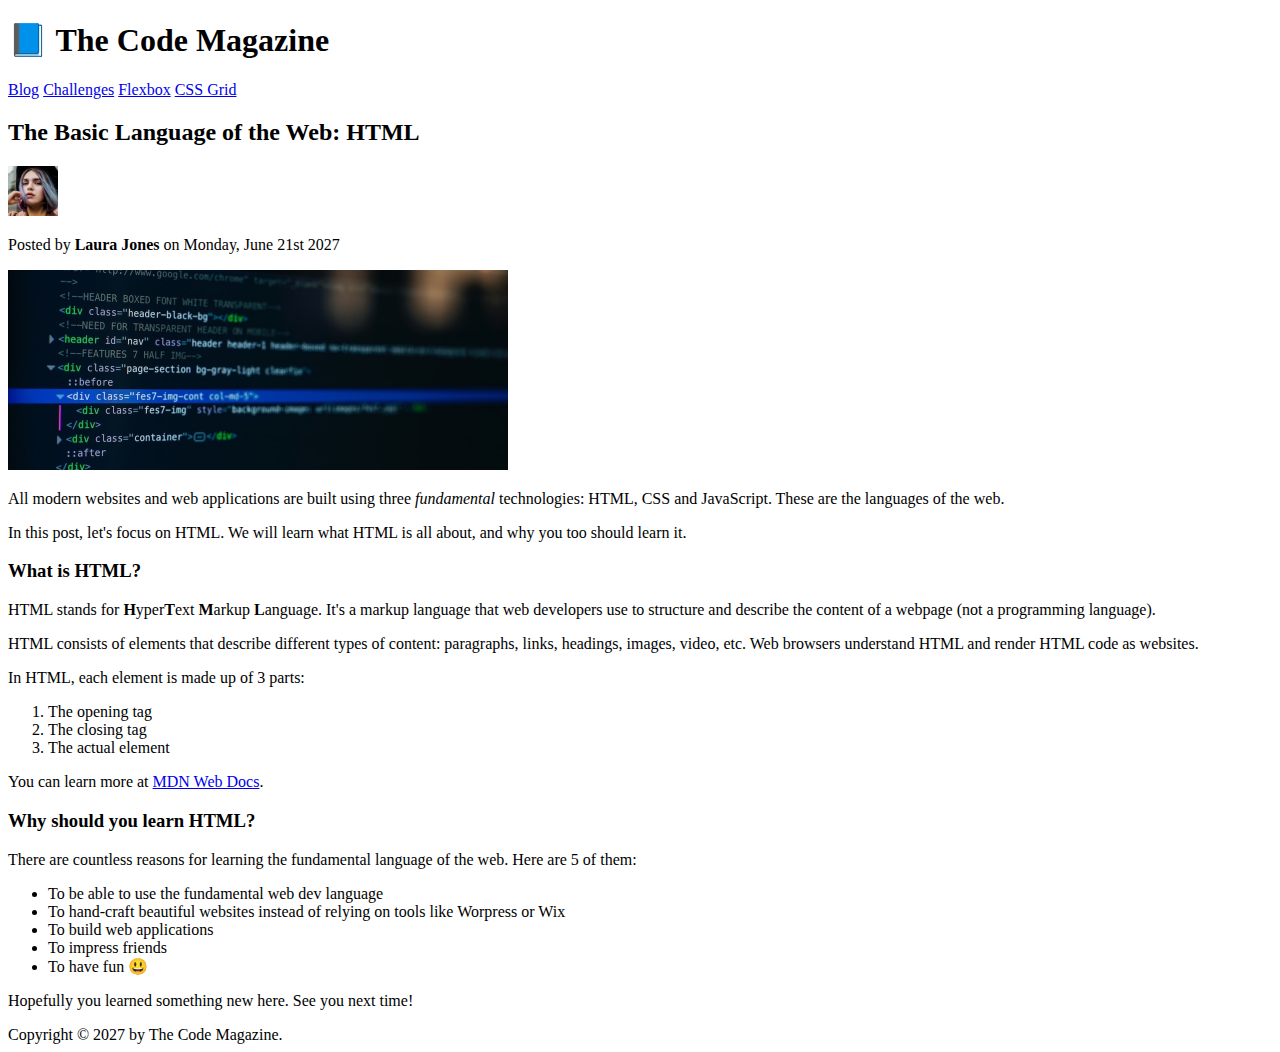
<file: Starter/03-CSS-Fundamentals/index.html>
<!DOCTYPE html>
<html lang="en">

<head>
  <meta charset="UTF-8" />
  <title>The Basic Language of the Web: HTML</title>
</head>

<body>
  <!--
    <h1>The Basic Language of the Web: HTML</h1>
    <h2>The Basic Language of the Web: HTML</h2>
    <h3>The Basic Language of the Web: HTML</h3>
    <h4>The Basic Language of the Web: HTML</h4>
    <h5>The Basic Language of the Web: HTML</h5>
    <h6>The Basic Language of the Web: HTML</h6>
    -->

  <header>
    <h1>📘 The Code Magazine</h1>

    <nav>
      <a href="blog.html">Blog</a>
      <a href="#">Challenges</a>
      <a href="#">Flexbox</a>
      <a href="#">CSS Grid</a>
    </nav>
  </header>

  <article>
    <header>
      <h2>The Basic Language of the Web: HTML</h2>

      <img src="laura-jones.jpg" alt="Headshot of Laura Jones" height="50" width="50" />

      <p>Posted by <strong>Laura Jones</strong> on Monday, June 21st 2027</p>

      <img src="post-img.jpg" alt="HTML code on a screen" width="500" height="200" />
    </header>

    <p>
      All modern websites and web applications are built using three
      <em>fundamental</em>
      technologies: HTML, CSS and JavaScript. These are the languages of the
      web.
    </p>

    <p>
      In this post, let's focus on HTML. We will learn what HTML is all about,
      and why you too should learn it.
    </p>

    <h3>What is HTML?</h3>
    <p>
      HTML stands for <strong>H</strong>yper<strong>T</strong>ext
      <strong>M</strong>arkup <strong>L</strong>anguage. It's a markup
      language that web developers use to structure and describe the content
      of a webpage (not a programming language).
    </p>
    <p>
      HTML consists of elements that describe different types of content:
      paragraphs, links, headings, images, video, etc. Web browsers understand
      HTML and render HTML code as websites.
    </p>
    <p>In HTML, each element is made up of 3 parts:</p>

    <ol>
      <li>The opening tag</li>
      <li>The closing tag</li>
      <li>The actual element</li>
    </ol>

    <p>
      You can learn more at
      <a href="https://developer.mozilla.org/en-US/docs/Web/HTML" target="_blank">MDN Web Docs</a>.
    </p>

    <h3>Why should you learn HTML?</h3>

    <p>
      There are countless reasons for learning the fundamental language of the
      web. Here are 5 of them:
    </p>

    <ul>
      <li>To be able to use the fundamental web dev language</li>
      <li>
        To hand-craft beautiful websites instead of relying on tools like
        Worpress or Wix
      </li>
      <li>To build web applications</li>
      <li>To impress friends</li>
      <li>To have fun 😃</li>
    </ul>

    <p>Hopefully you learned something new here. See you next time!</p>
  </article>

  <footer>Copyright &copy; 2027 by The Code Magazine.</footer>
</body>

</html>
</file>
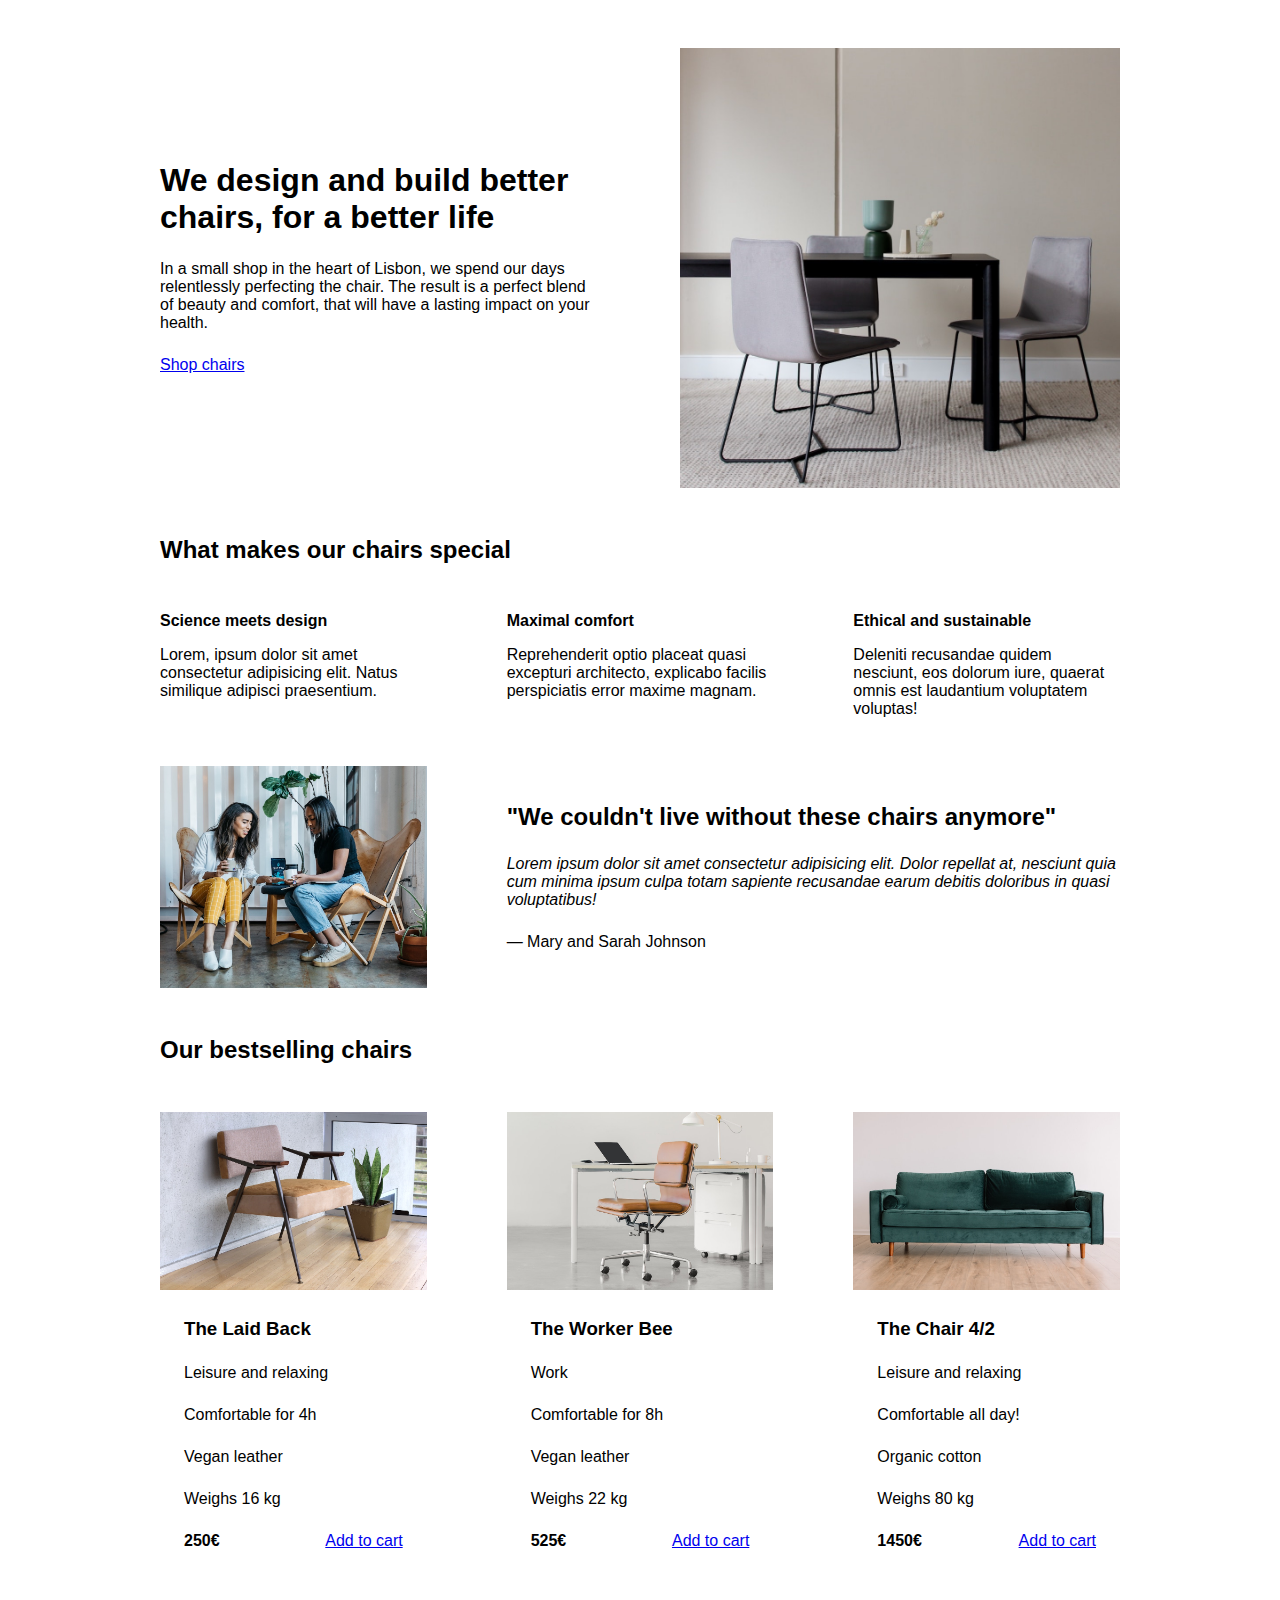
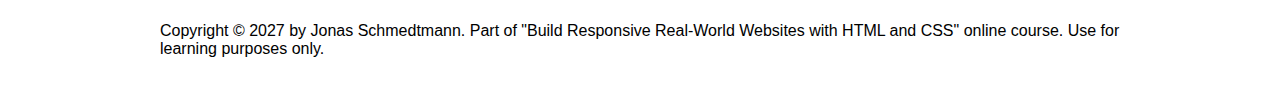
<file: Starter/05-Design/index.html>
<!DOCTYPE html>
<html lang="en">
  <head>
    <meta charset="UTF-8" />
    <meta http-equiv="X-UA-Compatible" content="IE=edge" />
    <meta name="viewport" content="width=device-width, initial-scale=1.0" />

    <link rel="stylesheet" href="style.css" />
    <title>Lisbon Chair Shop</title>
  </head>
  <body>
    <div class="container">
      <header>
        <div class="header-text-box">
          <h1>We design and build better chairs, for a better life</h1>
          <p class="header-text">
            In a small shop in the heart of Lisbon, we spend our days
            relentlessly perfecting the chair. The result is a perfect blend of
            beauty and comfort, that will have a lasting impact on your health.
          </p>
          <a class="btn btn--big" href="#">Shop chairs</a>
        </div>
        <img src="hero.jpg" alt="Photo" />
      </header>

      <section>
        <h2>What makes our chairs special</h2>
        <div class="grid-3-cols">
          <div>
            <p class="features-title"><strong>Science meets design</strong></p>
            <p class="features-text">
              Lorem, ipsum dolor sit amet consectetur adipisicing elit. Natus
              similique adipisci praesentium.
            </p>
          </div>

          <div>
            <p class="features-title">
              <strong>Maximal comfort</strong>
            </p>
            <p class="features-text">
              Reprehenderit optio placeat quasi excepturi architecto, explicabo
              facilis perspiciatis error maxime magnam.
            </p>
          </div>

          <div>
            <p class="features-title">
              <strong>Ethical and sustainable</strong>
            </p>
            <p class="features-text">
              Deleniti recusandae quidem nesciunt, eos dolorum iure, quaerat
              omnis est laudantium voluptatem voluptas!
            </p>
          </div>
        </div>
      </section>

      <section class="testimonial-section">
        <div class="grid-3-cols">
          <img src="customers.jpg" alt="People sitting on chairs" />
          <div class="testimonial-box">
            <h2>"We couldn't live without these chairs anymore"</h2>
            <blockquote class="testimonial-text">
              Lorem ipsum dolor sit amet consectetur adipisicing elit. Dolor
              repellat at, nesciunt quia cum minima ipsum culpa totam sapiente
              recusandae earum debitis doloribus in quasi voluptatibus!
            </blockquote>
            <p class="testimonial-author">&mdash; Mary and Sarah Johnson</p>
          </div>
        </div>
      </section>

      <section>
        <h2>Our bestselling chairs</h2>
        <div class="grid-3-cols">
          <figure class="chair">
            <img src="chair-1.jpg" alt="Chair" />
            <div class="chair-box">
              <h3>The Laid Back</h3>
              <ul class="chair-details">
                <li>
                  <!-- Span is a generic INLINE text element, it doesn't have any meaning. It's like a div element, but inline -->
                  <span>Leisure and relaxing</span>
                </li>
                <li>
                  <span>Comfortable for 4h</span>
                </li>
                <li>
                  <span>Vegan leather</span>
                </li>
                <li>
                  <span>Weighs 16 kg</span>
                </li>
              </ul>
              <div class="chair-price">
                <strong>250€</strong>
                <a href="#" class="btn btn--small">Add to cart</a>
              </div>
            </div>
          </figure>

          <figure class="chair">
            <img src="chair-2.jpg" alt="Chair" />
            <div class="chair-box">
              <h3>The Worker Bee</h3>
              <ul class="chair-details">
                <li>
                  <span>Work</span>
                </li>
                <li>
                  <span>Comfortable for 8h</span>
                </li>
                <li>
                  <span>Vegan leather</span>
                </li>
                <li>
                  <span>Weighs 22 kg</span>
                </li>
              </ul>
              <div class="chair-price">
                <strong>525€</strong>
                <a href="#" class="btn btn--small">Add to cart</a>
              </div>
            </div>
          </figure>

          <figure class="chair">
            <img src="chair-3.jpg" alt="Chair" />
            <div class="chair-box">
              <h3>The Chair 4/2</h3>
              <ul class="chair-details">
                <li>
                  <span>Leisure and relaxing</span>
                </li>
                <li>
                  <span>Comfortable all day!</span>
                </li>
                <li>
                  <span>Organic cotton</span>
                </li>
                <li>
                  <span>Weighs 80 kg</span>
                </li>
              </ul>
              <div class="chair-price">
                <strong>1450€</strong>
                <a href="#" class="btn btn--small">Add to cart</a>
              </div>
            </div>
          </figure>
        </div>
      </section>

      <footer>
        Copyright &copy; 2027 by Jonas Schmedtmann. Part of "Build Responsive
        Real-World Websites with HTML and CSS" online course. Use for learning
        purposes only.
      </footer>
    </div>
  </body>
</html>
</file>
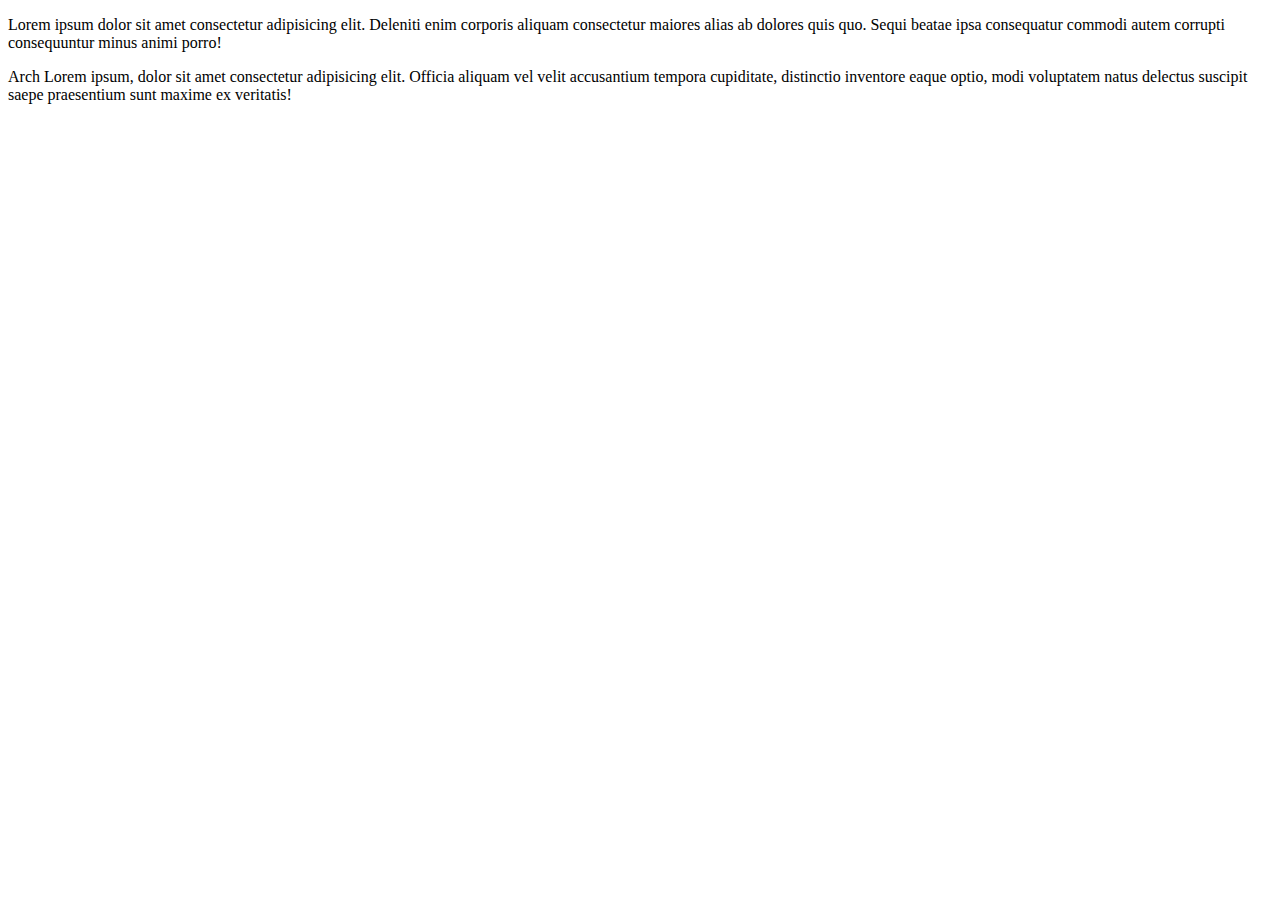
<file: Xây dựng website đầu tiên/lab1.1/index.html>
<!DOCTYPE html>
<html lang="en">
<head>
    <meta charset="UTF-8">
    <meta http-equiv="X-UA-Compatible" content="IE=edge">
    <meta name="viewport" content="width=device-width, initial-scale=1.0">
    <title>Document</title>
</head>
<body>
    <p>Lorem ipsum dolor sit
        amet consectetur adipisicing elit. Deleniti 
        enim corporis aliquam consectetur maiores alias ab dolores quis quo. 
        Sequi beatae ipsa consequatur commodi autem corrupti consequuntur minus animi porro!</p>
        <p>
            Arch Lorem ipsum, dolor sit
            amet consectetur adipisicing elit. Officia 
            aliquam vel velit accusantium tempora cupiditate,
            distinctio inventore eaque optio, modi voluptatem natus delectus 
            suscipit saepe praesentium sunt maxime ex veritatis!
        </p>
</body>
</html>
</file>
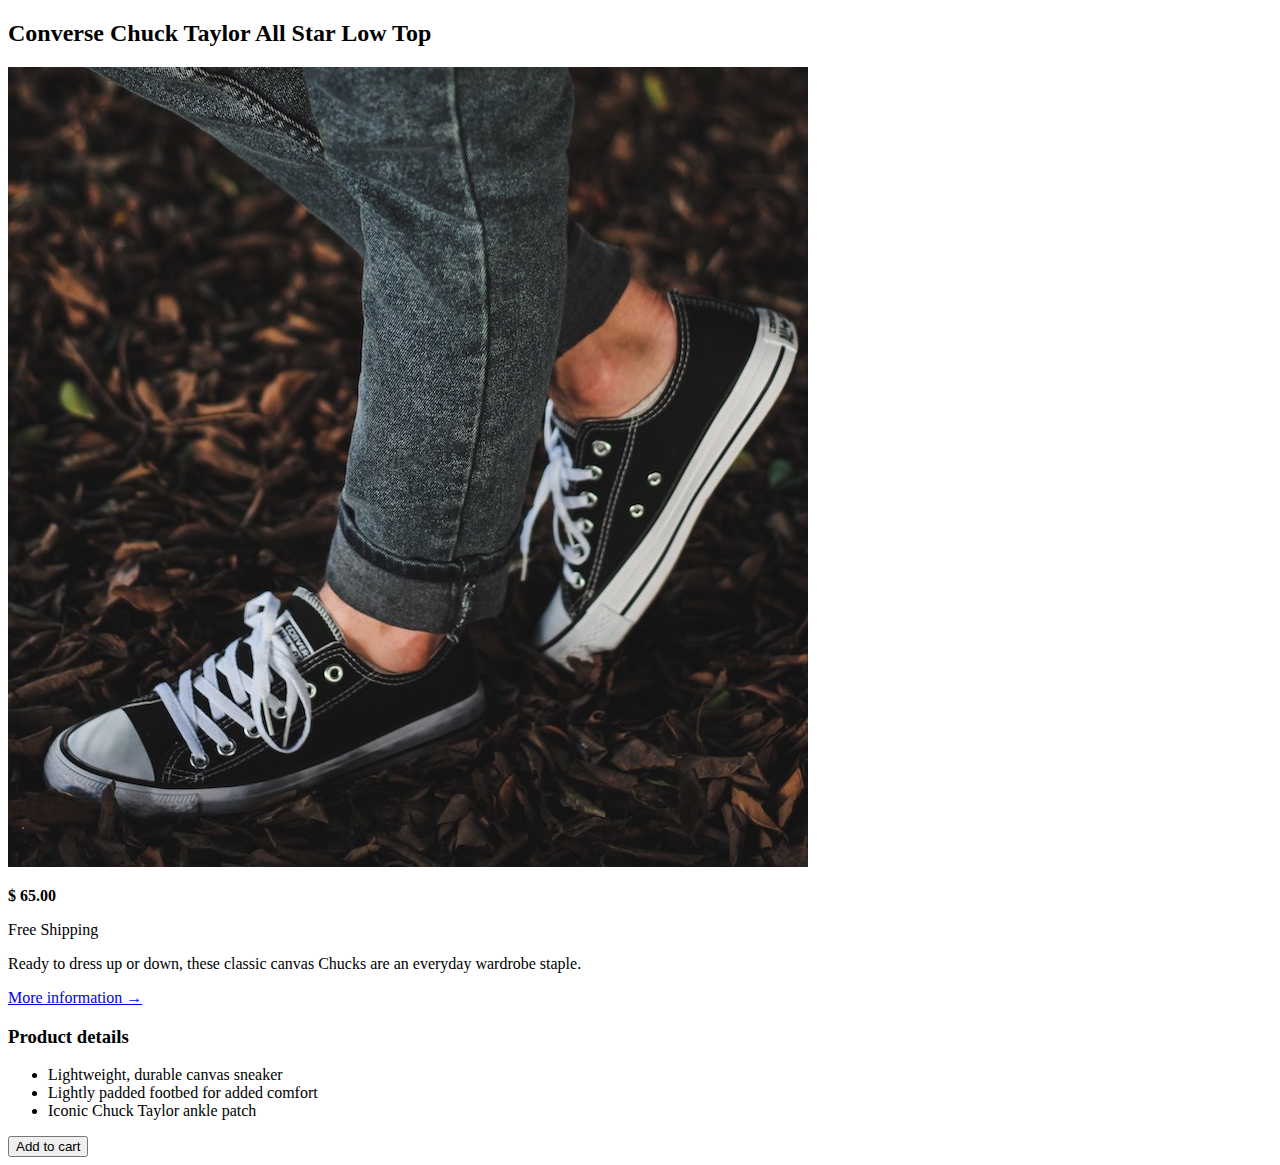
<file: Xây dựng website đầu tiên/lab3/lab3.10/index.html>
<!DOCTYPE html>
<html lang="en">

<head>
  <meta charset="UTF-8" />
  <title>The Basic Language of the Web: HTML</title>
</head>

<body>
 
</body>


<article>
  <h2>Converse Chuck Taylor All Star Low Top</h2>
  <img src="img/challenges.jpg" alt="Chuck Taylor All Star Shoe"
  width=”250”
  height=”250”
 >
 <p><strong>$ 65.00</strong></p>
<p>Free Shipping</p>
	<p>Ready to dress up or down, these classic canvas Chucks are an everyday wardrobe staple.</p>
  <a href="https://www.converse.com">More information →</a>
  <h3>Product details</h3>
  <ul>
    <li>Lightweight, durable canvas sneaker</li>
    <li>Lightly padded footbed for added comfort</li>
    <li>Iconic Chuck Taylor ankle patch</li>
 </ul>
 <button>Add to cart</button>


</article>
</html>
</file>
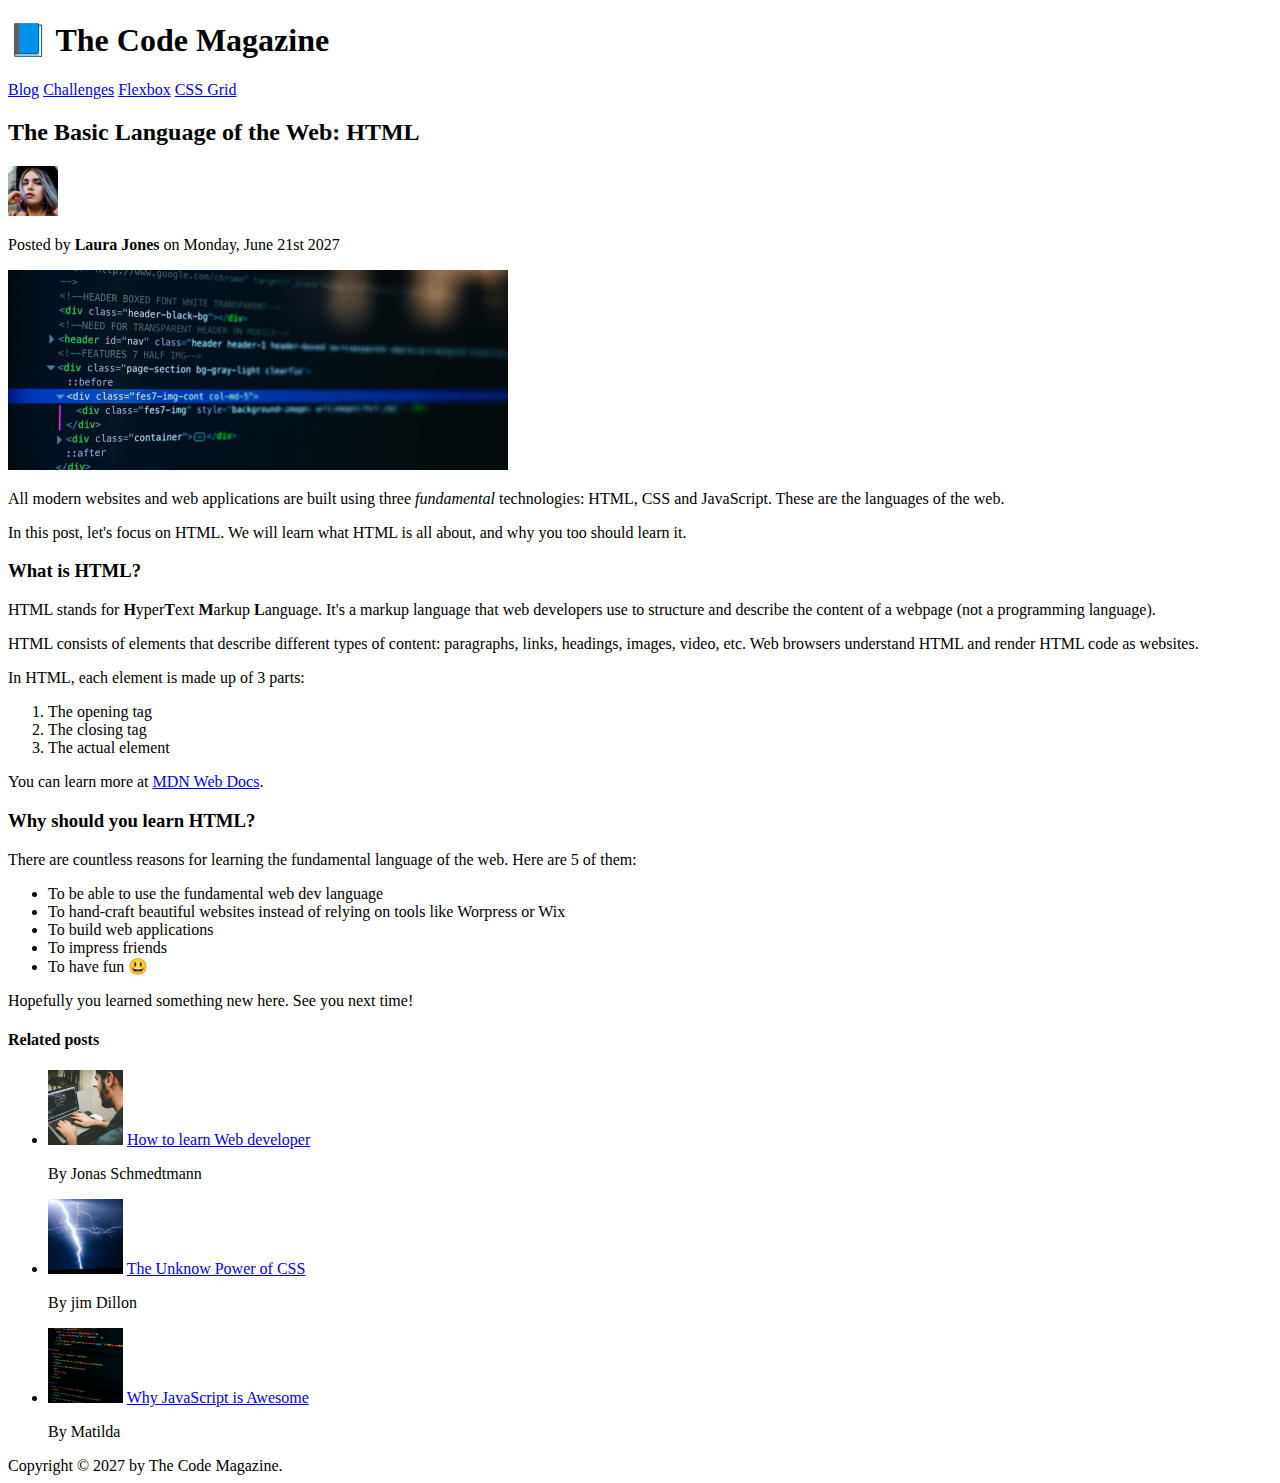
<file: Xây dựng website đầu tiên/lab3/lab3.9/index.html>
<!DOCTYPE html>
<html lang="en">

<head>
  <meta charset="UTF-8" />
  <title>The Basic Language of the Web: HTML</title>
</head>

<body>
  <!--
    <h1>The Basic Language of the Web: HTML</h1>
    <h2>The Basic Language of the Web: HTML</h2>
    <h3>The Basic Language of the Web: HTML</h3>
    <h4>The Basic Language of the Web: HTML</h4>
    <h5>The Basic Language of the Web: HTML</h5>
    <h6>The Basic Language of the Web: HTML</h6>
    -->

  <header>
    <h1>📘 The Code Magazine</h1>

    <nav>
      <a href="blog.html">Blog</a>
      <a href="#">Challenges</a>
      <a href="#">Flexbox</a>
      <a href="#">CSS Grid</a>
    </nav>
  </header>

  <article>
    <header>
      <h2>The Basic Language of the Web: HTML</h2>

      <img src="img/laura-jones.jpg" alt="Headshot of Laura Jones" height="50" width="50" />

      <p>Posted by <strong>Laura Jones</strong> on Monday, June 21st 2027</p>

      <img src="img/post-img.jpg" alt="HTML code on a screen" width="500" height="200" />
    </header>

    <p>
      All modern websites and web applications are built using three
      <em>fundamental</em>
      technologies: HTML, CSS and JavaScript. These are the languages of the
      web.
    </p>

    <p>
      In this post, let's focus on HTML. We will learn what HTML is all about,
      and why you too should learn it.
    </p>

    <h3>What is HTML?</h3>
    <p>
      HTML stands for <strong>H</strong>yper<strong>T</strong>ext
      <strong>M</strong>arkup <strong>L</strong>anguage. It's a markup
      language that web developers use to structure and describe the content
      of a webpage (not a programming language).
    </p>
    <p>
      HTML consists of elements that describe different types of content:
      paragraphs, links, headings, images, video, etc. Web browsers understand
      HTML and render HTML code as websites.
    </p>
    <p>In HTML, each element is made up of 3 parts:</p>

    <ol>
      <li>The opening tag</li>
      <li>The closing tag</li>
      <li>The actual element</li>
    </ol>

    <p>
      You can learn more at
      <a href="https://developer.mozilla.org/en-US/docs/Web/HTML" target="_blank">MDN Web Docs</a>.
    </p>

    <h3>Why should you learn HTML?</h3>

    <p>
      There are countless reasons for learning the fundamental language of the
      web. Here are 5 of them:
    </p>

    <ul>
      <li>To be able to use the fundamental web dev language</li>
      <li>
        To hand-craft beautiful websites instead of relying on tools like
        Worpress or Wix
      </li>
      <li>To build web applications</li>
      <li>To impress friends</li>
      <li>To have fun 😃</li>
    </ul>

    <p>Hopefully you learned something new here. See you next time!</p>
  </article>
  <aside>
    
    <h4>Related posts</h4>
      <ul>
        <li>
          <img src="img/related-1.jpg" alt="person programming"
          width="75px"
          height="75px">
          <a href="#"> How to learn Web developer</a>
          <p>By Jonas Schmedtmann</p>
        </li>
        <li>
          <img src="img/related-2.jpg" alt="Lightning"
          width="75px"
          height="75px">
          <a href="#"> The Unknow Power of CSS</a>
          <p>By jim Dillon</p>
        </li>
        <li>
          <img src="img/related-3.jpg" alt="JavaScript code on screen"
          width="75px"
          height="75px">
          <a href="#"> Why JavaScript is Awesome</a>
          <p>By Matilda</p>
        </li>
      </ul>
  </aside>

  <footer>Copyright &copy; 2027 by The Code Magazine.</footer>
</body>

</html>
</file>
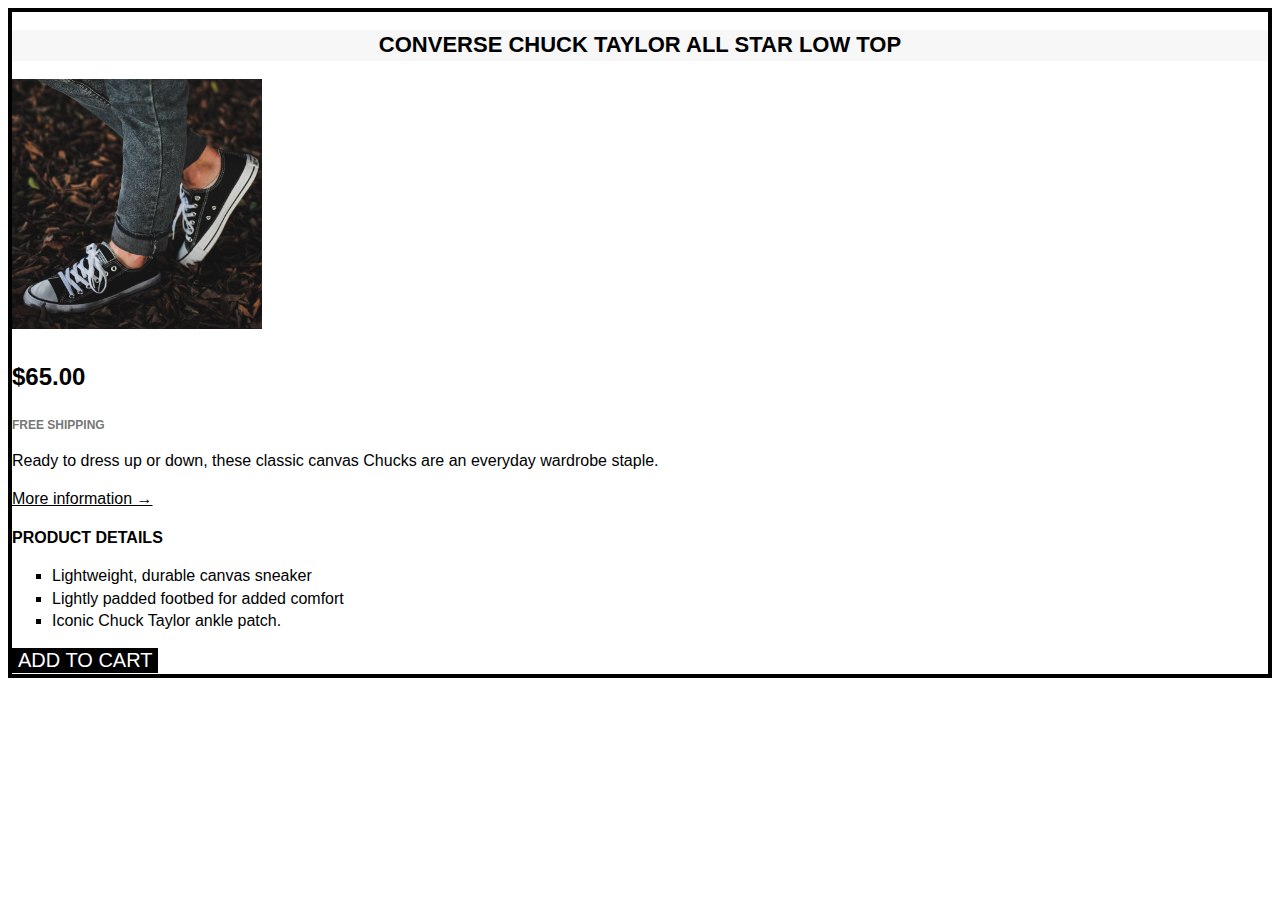
<file: Xây dựng website đầu tiên/lab5/lab5.8/lab5.8.html>
<!DOCTYPE html>
<html lang="en">
<head>
    <meta charset="UTF-8">
    <meta http-equiv="X-UA-Compatible" content="IE=edge">
    <meta name="viewport" content="width=device-width, initial-scale=1.0">
    <title>lab5.8</title>
    <link rel="stylesheet" href="./lab5.8.css">
</head>
<body>
    <article class="product">
        <h2 class="product-title">Converse Chuck Taylor All Star Low Top</h2>
        <img
        
        src="./img/challenges.jpg"
        alt="Chuck Taylor All Star Shoe"
        height="250"
        width="250"/>
        <p class="price"><strong>$65.00</strong></p>
        <p class="shipping">Free shipping</p>
        <p class="product-description">
        Ready to dress up or down, these classic canvas Chucks are an everyday
        wardrobe staple.
        </p>
        <a href="https://converse.com" target="_blank" class="more-info">
        More information &rarr;</a>
        <h3 class="details-title">Product details</h3>
        <ul class="details-list">
        <li>Lightweight, durable canvas sneaker</li>
        <li>Lightly padded footbed for added comfort</li>
        <li>Iconic Chuck Taylor ankle patch. </li>
        </ul>
        <button class="add-cart">Add to cart</button>
        </article>
</body>
</html>
</file>
<file: Starter/05-Design/style.css>
/*
SPACING SYSTEM (px)
2 / 4 / 8 / 12 / 16 / 24 / 32 / 48 / 64 / 80 / 96 / 128

FONT SIZE SYSTEM (px)
10 / 12 / 14 / 16 / 18 / 20 / 24 / 30 / 36 / 44 / 52 / 62 / 74 / 86 / 98
*/

* {
  margin: 0;
  padding: 0;
  box-sizing: border-box;
}

/* ------------------------ */
/* GENERAL STYLES */
/* ------------------------ */
body {
  font-family: sans-serif;
}

.container {
  width: 960px;
  margin: 0 auto;
}

header,
section {
  margin-bottom: 48px;
}

h2 {
  margin-bottom: 48px;
}

.grid-3-cols {
  display: grid;
  grid-template-columns: repeat(3, 1fr);
  column-gap: 80px;
}

/* ------------------------ */
/* COMPONENT STYLES */
/* ------------------------ */

/* HEADER */
header {
  display: grid;
  grid-template-columns: repeat(2, 1fr);
  column-gap: 80px;
  margin-top: 48px;
}

.header-text-box {
  align-self: center;
}

h1 {
  margin-bottom: 24px;
}

.header-text {
  margin-bottom: 24px;
}

img {
  width: 100%;
}

/* FEATURES */
.features-icon {
}

.features-title {
  margin-bottom: 16px;
}

.features-text {
}

/* TESTIMONIAL */
.testimonial-section {
}

.testimonial-box {
  grid-column: 2 / -1;
  align-self: center;
}

.testimonial-box h2 {
  margin-bottom: 24px;
}

.testimonial-text {
  font-style: italic;
  margin-bottom: 24px;
}

/* CHAIRS */
.chair-box {
  padding: 24px;
}

h3 {
  margin-bottom: 24px;
}

.chair-details {
  list-style: none;
  margin-bottom: 24px;
}

.chair-details li {
  display: flex;
  align-items: center;
  gap: 12px;
  margin-bottom: 24px;
}

.chair-details li:last-child {
  margin-bottom: 0;
}

.chair-icon {
}

.chair-price {
  display: flex;
  justify-content: space-between;
}

footer {
  margin-bottom: 48px;
}
</file>
<file: Xây dựng website đầu tiên/lab5/lab5.8/lab5.8.css>
body {
    font-family: sans-serif;
line-height: 1.4;
}

/* PRODUCT */
.product {
    border: 4px solid black;
}

.product-title {
    text-align: center;
font-size: 22px;
text-transform: uppercase;
background-color: #f7f7f7;
}

/* PRODUCT INFORMATION */
.price {
font-size: 24px; }

.shipping {
    font-size: 12px;
text-transform: uppercase;
font-weight: bold;
color: #777;
}

.more-info:link,
.more-info:visited {
    color: black;
}

.more-info:hover,
.more-info:active {
    text-decoration: none;
}

/* PRODUCT DETAILS */
.details-title {
    text-transform: uppercase;
font-size: 16px;
}

.details-list {
    list-style: square;
}

/* BUTTON */
.add-cart {
    background-color: #000;
border: none;
color: #fff;
font-size: 20px;
text-transform: uppercase;
cursor: pointer;
}

.add-cart:hover {
color: #000;
background-color: #fff;
}
</file>
